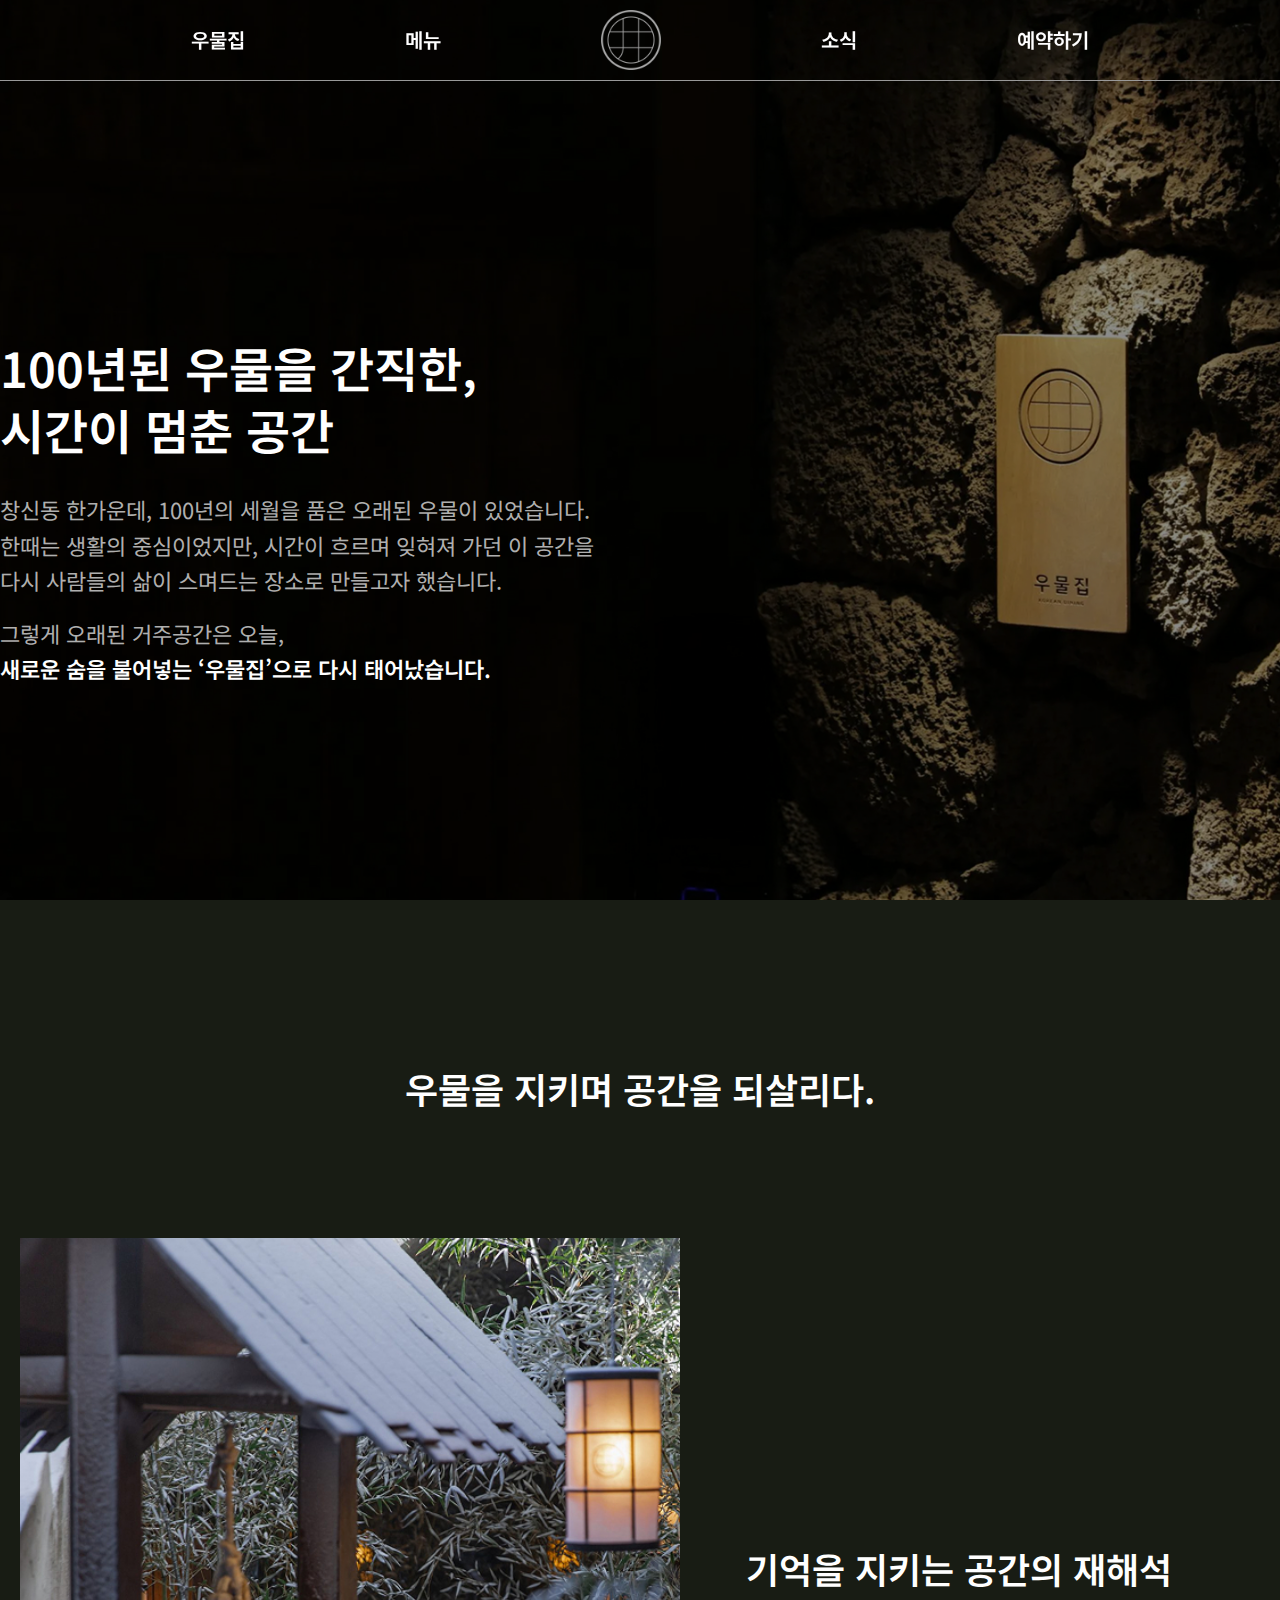
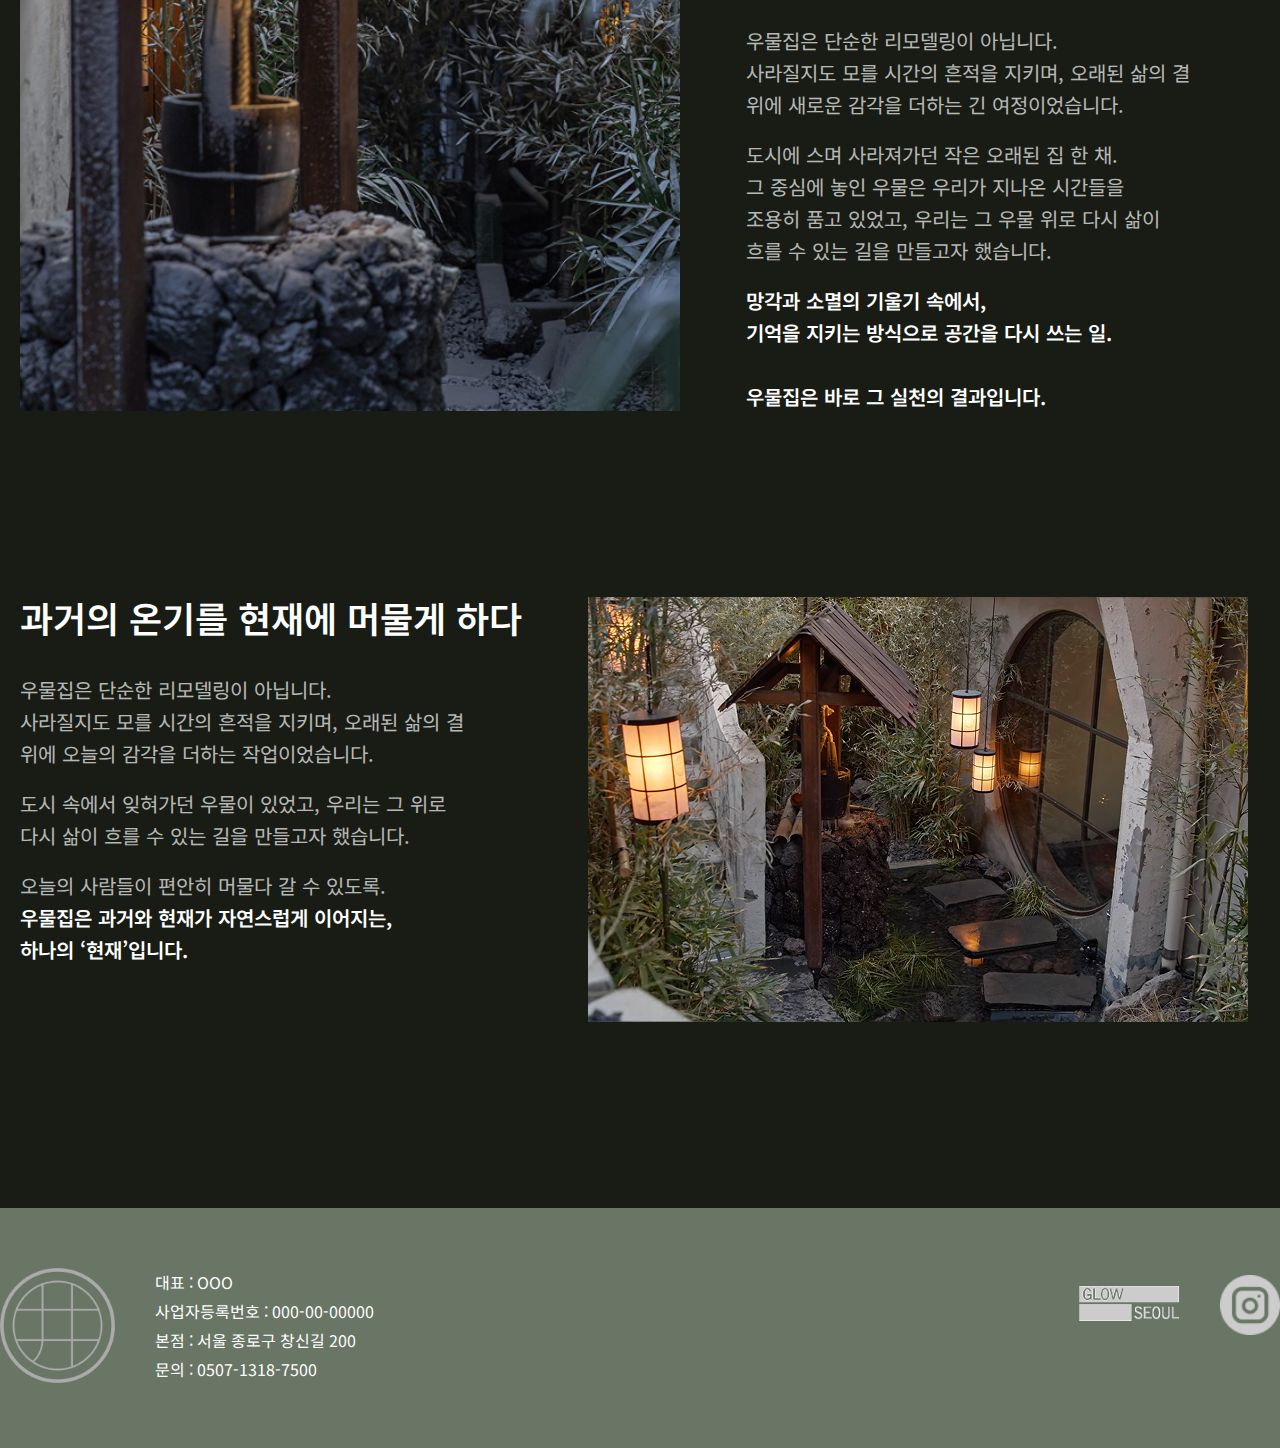
<file: contents/brandstory.html>
<!DOCTYPE html>
<html lang="ko">

<head>
    <meta charset="UTF-8">
    <meta name="viewport" content="width=device-width, initial-scale=1.0">
    <title>우물집 | 브랜드 스토리</title>

    <link href="https://fonts.googleapis.com/css2?family=Noto+Sans+KR:wght@100..900&display=swap" rel="stylesheet">

    <link rel="stylesheet" href="../css/common.css">
    <link rel="stylesheet" href="../css/header.css">
    <link rel="stylesheet" href="css/brandstory.css">
    <link rel="stylesheet" href="../css/footer.css">

</head>

<body>

    <!-- 고정 헤더 -->
    <header>
        <div class="header-inner">
            <nav class="gnb">
                <ul class="gnb-list">
                    <li><a href="brandstory.html">우물집</a></li>
                    <li><a href="menu_intro.html">메뉴</a></li>

                    <li class="gnb-logo">
                        <a href="../index.html"><img src="../images/common/logo_woomooljip.png" alt=""></a>
                    </li>

                    <li><a href="notice.html">소식</a></li>
                    <li><a href="reservation.html">예약하기</a></li>
                </ul>
            </nav>
        </div>
    </header>

    <main class="brand-main">
        <!-- 배경 이미지 영역 -->
        <div class="main-content"></div>

        <!-- 텍스트 정보 -->
        <div class="main-info">
            <h1 class="main-title">
                100년된 우물을 간직한,<br>
                시간이 멈춘 공간
            </h1>

            <div class="main-desc">
                <p>
                    창신동 한가운데, 100년의 세월을 품은 오래된 우물이 있었습니다.<br>
                    한때는 생활의 중심이었지만, 시간이 흐르며 잊혀져 가던 이 공간을<br>
                    다시 사람들의 삶이 스며드는 장소로 만들고자 했습니다.
                </p>

                <p>
                    그렇게 오래된 거주공간은 오늘,<br>
                    <span>새로운 숨을 불어넣는 ‘우물집’으로 다시 태어났습니다.</span>
                </p>
            </div>
        </div>
    </main>

    <section class="brand-story">
        <div class="section-inner">

            <h2 class="section-title">
                우물을 지키며 공간을 되살리다.
            </h2>

            <!-- story 01 -->
            <article class="story story-1">
                <div class="img-box">
                    <img src="images/01_brand/woomoo1.jpg" alt="우물 공간 사진">
                </div>

                <div class="txt-box">
                    <h3>기억을 지키는 공간의 재해석</h3>
                    <p>
                        우물집은 단순한 리모델링이 아닙니다.<br>
                        사라질지도 모를 시간의 흔적을 지키며, 오래된 삶의 결<br>
                        위에 새로운 감각을 더하는 긴 여정이었습니다.
                    </p>
                    <p>
                        도시에 스며 사라져가던 작은 오래된 집 한 채.<br>
                        그 중심에 놓인 우물은 우리가 지나온 시간들을<br>
                        조용히 품고 있었고, 우리는 그 우물 위로 다시 삶이<br>
                        흐를 수 있는 길을 만들고자 했습니다.
                    </p>
                    <p>
                        망각과 소멸의 기울기 속에서,<br>
                        기억을 지키는 방식으로 공간을 다시 쓰는 일.<br><br>
                        우물집은 바로 그 실천의 결과입니다.
                    </p>
                </div>
            </article>

            <!-- story 02 -->
            <article class="story story-2">
                <div class="txt-box">
                    <h3>과거의 온기를 현재에 머물게 하다</h3>
                    <p>
                        우물집은 단순한 리모델링이 아닙니다.<br>
                        사라질지도 모를 시간의 흔적을 지키며, 오래된 삶의 결<br>
                        위에 오늘의 감각을 더하는 작업이었습니다.
                    </p>
                    <p>
                        도시 속에서 잊혀가던 우물이 있었고, 우리는 그 위로<br>
                        다시 삶이 흐를 수 있는 길을 만들고자 했습니다.
                    </p>
                    <p>
                        오늘의 사람들이 편안히 머물다 갈 수 있도록.<br>
                        <span>우물집은 과거와 현재가 자연스럽게 이어지는,<br>
                        하나의 ‘현재’입니다.</span>
                    </p>
                </div>

                <div class="img-box">
                    <img src="images/01_brand/woomoo2.jpg" alt="우물 디테일 사진">
                </div>
            </article>

        </div>
    </section>



    <!-- 푸터 -->
    <footer>
        <div class="footer-inner">
            <div class="footer-info">
                <a href="#"><img src="../images/common/logo_woomooljip.png" alt="우물집 로고"></a>

                <div class="footer-txt">
                    <p>대표 : OOO</p>
                    <p>사업자등록번호 : 000-00-00000</p>
                    <p>본점 : 서울 종로구 창신길 200</p>
                    <p>문의 : 0507-1318-7500</p>
                </div>
            </div>

            <div class="sns">
                <a href="#"><img src="../images/common/logo_gw.png" alt="글로우 서울 로고"></a>
                <a href="#"><img src="../images/common/icon_insta.png" alt="인스타그램 로고"></a>
            </div>
        </div>
    </footer>

</body>

</html>
</file>
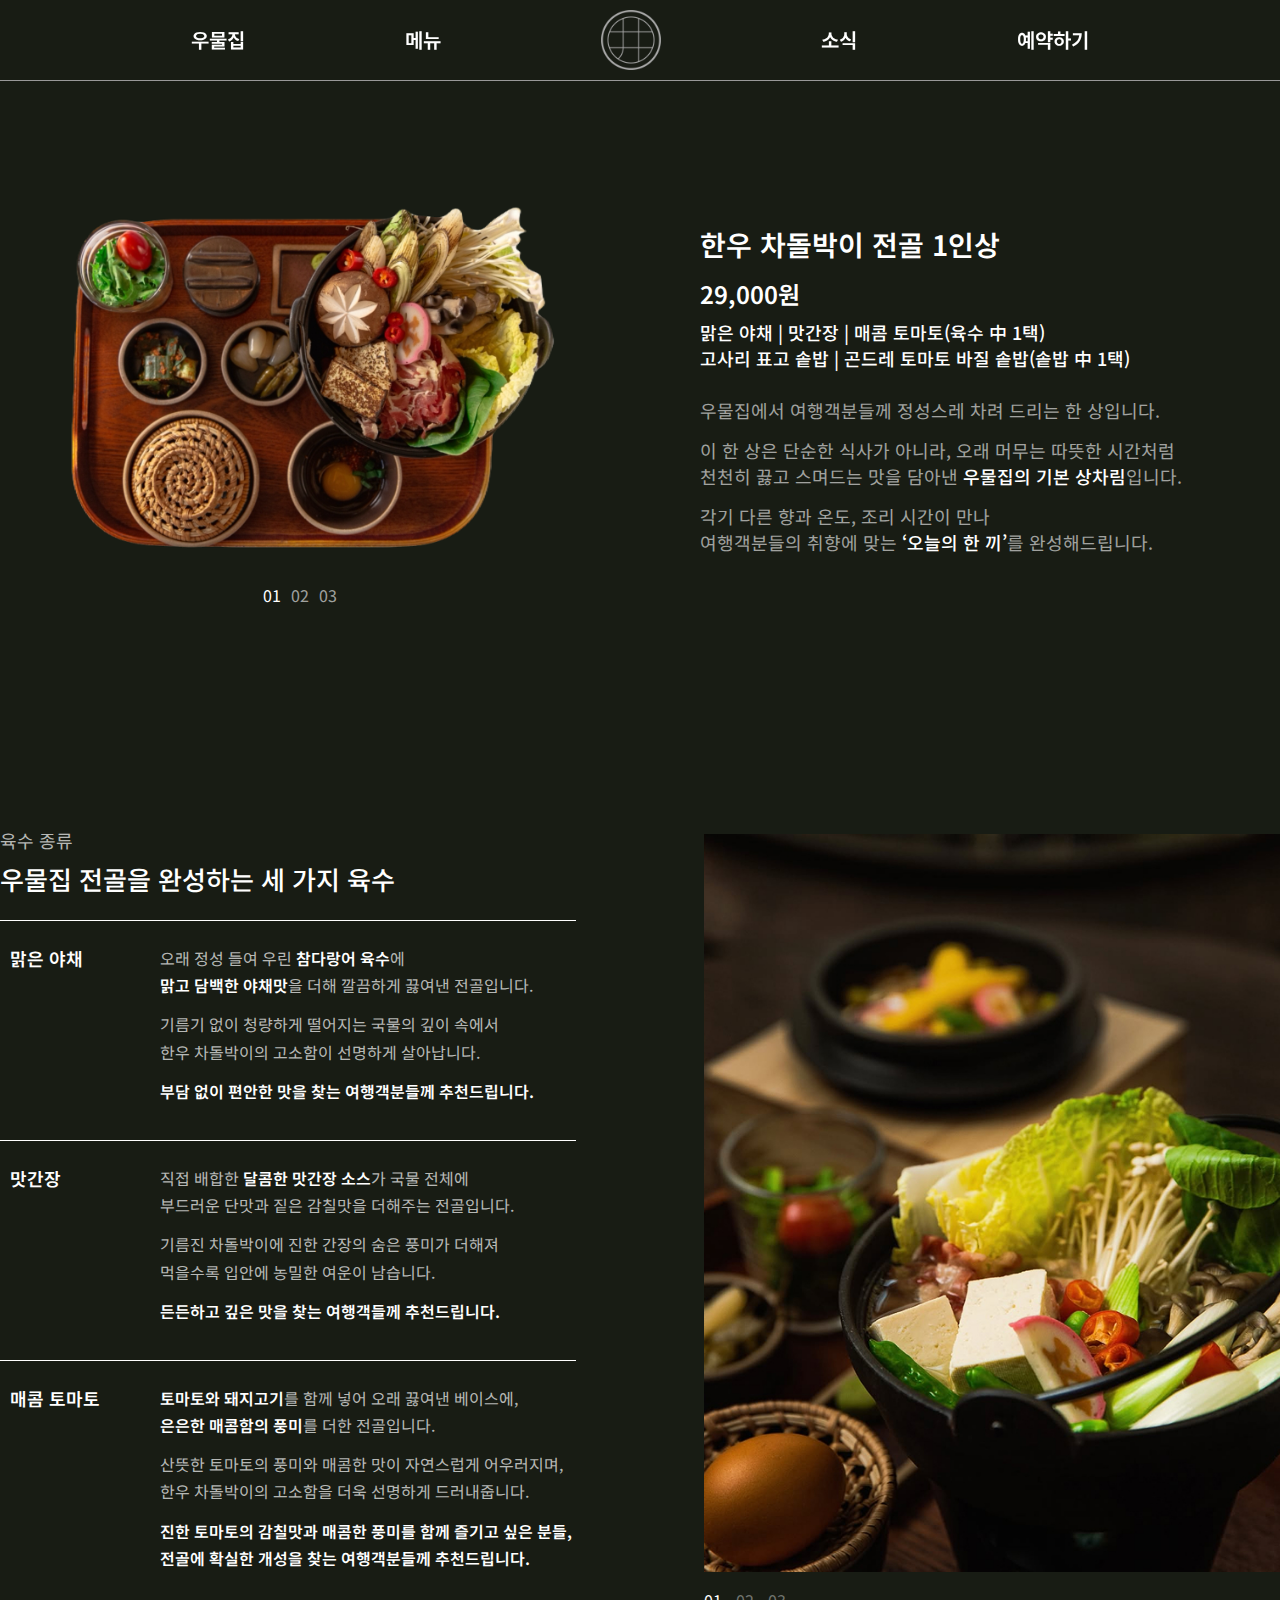
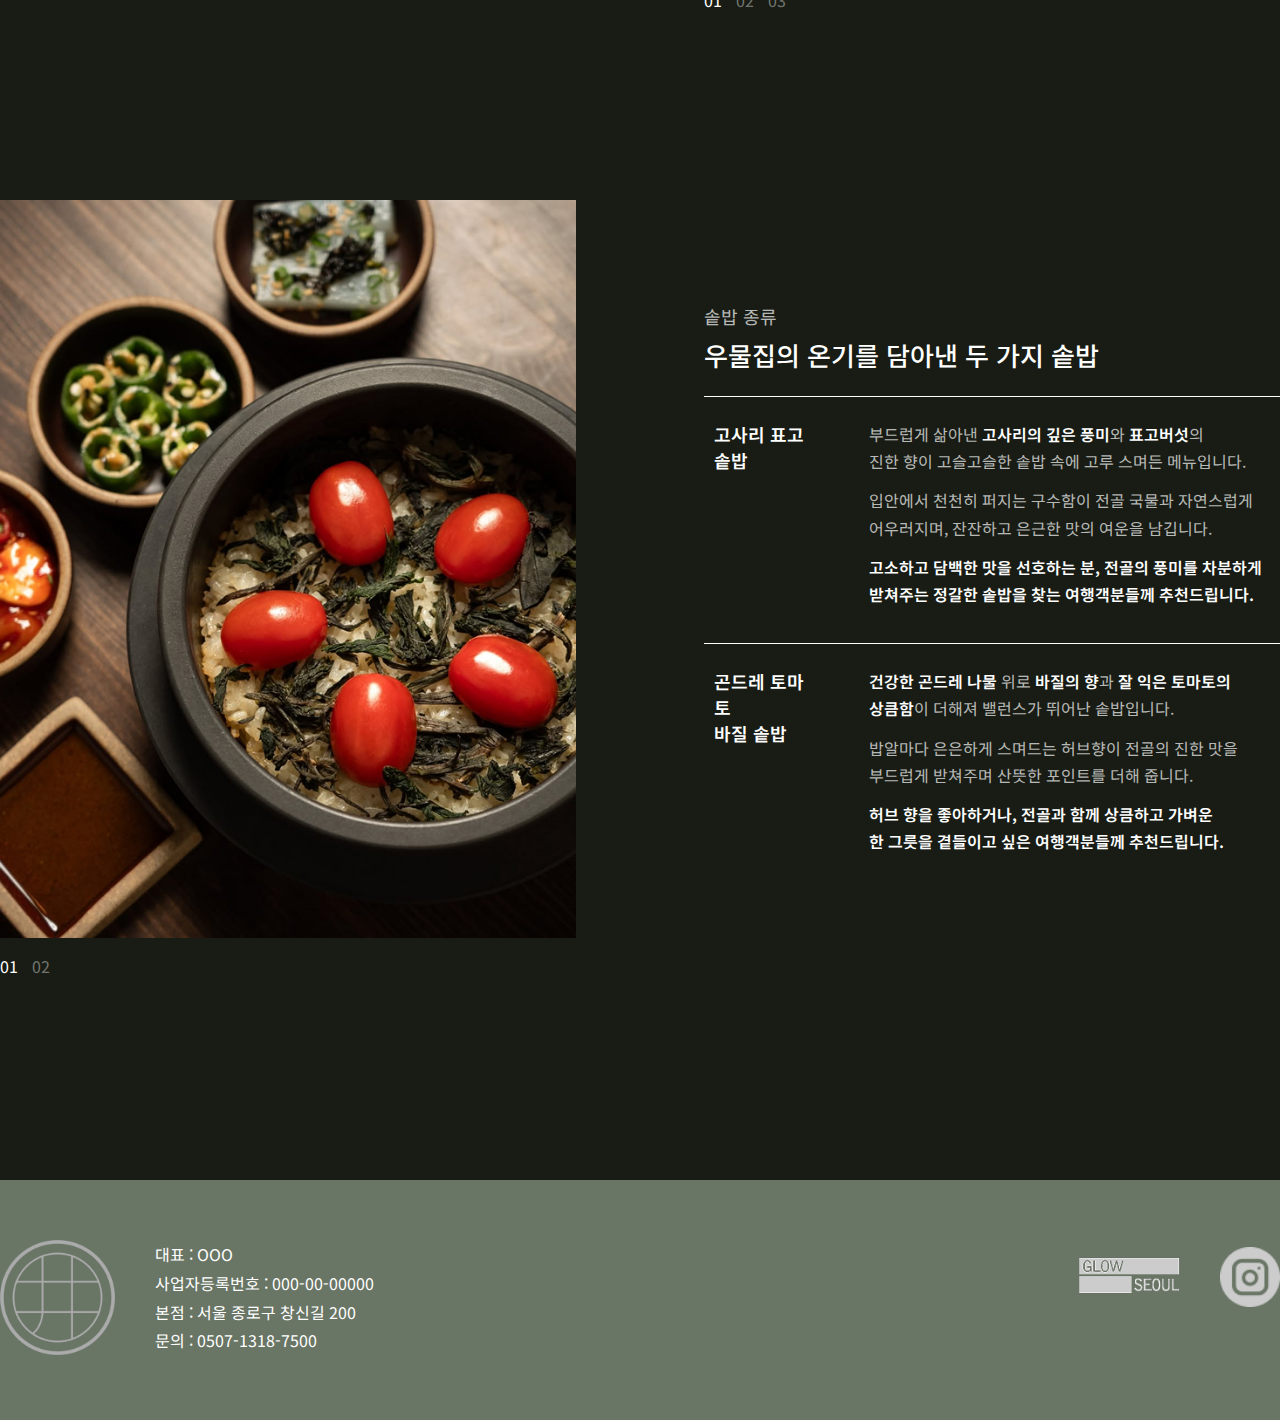
<file: contents/menu.html>
<!DOCTYPE html>
<html lang="ko">

<head>
    <meta charset="UTF-8">
    <meta name="viewport" content="width=device-width, initial-scale=1.0">
    <title>우물집 | 상세 메뉴</title>

    <link href="https://fonts.googleapis.com/css2?family=Noto+Sans+KR:wght@100..900&display=swap" rel="stylesheet">

    <link rel="stylesheet" href="../css/common.css">
    <link rel="stylesheet" href="../css/header.css">
    <link rel="stylesheet" href="css/menu.css">
    <link rel="stylesheet" href="../css/footer.css">

    <script src="script/jquery-1.12.4.min.js"></script>
    <script src="script/menu.js"></script>
</head>

<body>

    <!-- 고정 헤더 -->
    <header>
        <div class="header-inner">
            <nav class="gnb">
                <ul class="gnb-list">
                    <li><a href="brandstory.html">우물집</a></li>
                    <li><a href="menu_intro.html">메뉴</a></li>

                    <li class="gnb-logo">
                        <a href="../index.html"><img src="../images/common/logo_woomooljip.png" alt="우물집 로고"></a>
                    </li>

                    <li><a href="notice.html">소식</a></li>
                    <li><a href="reservation.html">예약하기</a></li>
                </ul>
            </nav>
        </div>
    </header>

    <!-- 메인 -->
    <main>
        <div class="main-inner">

            <div class="slide-box">
                <div class="main-img-wrap">
                    <ul class="main-img">
                        <li><img src="images/03_menu/main_jeongol1.png" alt="한우 차돌박이 맑은 야채 전골 1인상"></li>
                        <li><img src="images/03_menu/main_jeongol2.png" alt="한우 차돌박이 맛간장 전골 1인상"></li>
                        <li><img src="images/03_menu/main_jeongol3.png" alt="한우 차돌박이 매콤 토마토 전골 1인상"></li>

                        <li><img src="images/03_menu/main_jeongol1.png" alt="한우 차돌박이 맑은 야채 전골 1인상"></li>
                    </ul>

                    <ul class="main-pager">
                        <li class="active">01</li>
                        <li>02</li>
                        <li>03</li>
                    </ul>

                </div>
            </div>

            <div class="main-info">
                <div class="main-info-inner">
                    <h1 class="main-name">한우 차돌박이 전골 1인상</h1>
                    <h2 class="main-price">29,000원</h2>
                    <p class="main-option">
                        맑은 야채 | 맛간장 | 매콤 토마토(육수 中 1택)<br>
                        고사리 표고 솥밥 | 곤드레 토마토 바질 솥밥(솥밥 中 1택)
                    </p>

                    <div class="main-caption">
                        <p>우물집에서 여행객분들께 정성스레 차려 드리는 한 상입니다.</p>
                        <p>
                            이 한 상은 단순한 식사가 아니라, 오래 머무는 따뜻한 시간처럼<br>
                            천천히 끓고 스며드는 맛을 담아낸 <span>우물집의 기본 상차림</span>입니다.
                        </p>
                        <p>
                            각기 다른 향과 온도, 조리 시간이 만나<br>
                            여행객분들의 취향에 맞는 <span>‘오늘의 한 끼’</span>를 완성해드립니다.
                        </p>
                    </div>
                </div>
            </div>
        </div>
    </main>

    <!-- article : yuksu -->
    <article class="yuksu">
        <div class="yuksu-inner">

            <div class="yuksu-info">

                <div class="yuksu-title">
                    <p>육수 종류</p>
                    <h3>우물집 전골을 완성하는 세 가지 육수</h3>
                </div>

                <ul class="yuksu-desc">
                    <li>
                        <h4 class="yuksu-option">맑은 야채</h4>
                        <div class="yuksu-detail">
                            <p>
                                오래 정성 들여 우린 <span>참다랑어 육수</span>에<br>
                                <span>맑고 담백한 야채맛</span>을 더해 깔끔하게 끓여낸 전골입니다.
                            </p>
                            <p>
                                기름기 없이 청량하게 떨어지는 국물의 깊이 속에서<br>
                                한우 차돌박이의 고소함이 선명하게 살아납니다.
                            </p>
                            <p>부담 없이 편안한 맛을 찾는 여행객분들께 추천드립니다.</p>
                        </div>

                    </li>
                    <li>
                        <h4 class="yuksu-option">맛간장</h4>
                        <div class="yuksu-detail">
                            <p>
                                직접 배합한 <span>달콤한 맛간장 소스</span>가 국물 전체에<br>
                                부드러운 단맛과 짙은 감칠맛을 더해주는 전골입니다.
                            </p>
                            <p>
                                기름진 차돌박이에 진한 간장의 숨은 풍미가 더해져<br>
                                먹을수록 입안에 농밀한 여운이 남습니다.
                            </p>
                            <p>든든하고 깊은 맛을 찾는 여행객들께 추천드립니다.</p>
                        </div>
                    </li>
                    <li>
                        <h4 class="yuksu-option">매콤 토마토</h4>
                        <div class="yuksu-detail">
                            <p>
                                <span>토마토와 돼지고기</span>를 함께 넣어 오래 끓여낸 베이스에,<br>
                                <span>은은한 매콤함의 풍미</span>를 더한 전골입니다.
                            </p>
                            <p>
                                산뜻한 토마토의 풍미와 매콤한 맛이 자연스럽게 어우러지며,<br>
                                한우 차돌박이의 고소함을 더욱 선명하게 드러내줍니다.
                            </p>
                            <p>
                                진한 토마토의 감칠맛과 매콤한 풍미를 함께 즐기고 싶은 분들,<br>
                                전골에 확실한 개성을 찾는 여행객분들께 추천드립니다.
                            </p>
                        </div>
                    </li>
                </ul>
            </div>

            <div class="slide-box">
                <div class="yuksu-img-wrap">
                    <ul class="yuksu-img">
                        <li><img src="images/03_menu/jeongol1.jpg" alt="한우 차돌박이 맑은 야채 전골"></li>
                        <li><img src="images/03_menu/jeongol2.jpg" alt="한우 차돌박이 맛간장 전골"></li>
                        <li><img src="images/03_menu/jeongol3.jpg" alt="한우 차돌박이 매콤 토마토 전골"></li>

                        <li><img src="images/03_menu/jeongol1.jpg" alt="한우 차돌박이 맑은 야채 전골"></li>
                    </ul>
                </div>

                <div class="yuksu-meta">
                    <ul class="yuksu-pager">
                        <li class="active">01</li>
                        <li>02</li>
                        <li>03</li>
                    </ul>
                </div>
            </div>
        </div>
    </article>

    <!-- article : sotbap -->
    <article class="sotbap">
        <div class="sotbap-inner">

            <div class="slide-box">
                <div class="sotbap-img-wrap">
                    <ul class="sotbap-img">
                        <li><img src="images/03_menu/sotbap1.jpg" alt="곤드레 표고 솥밥"></li>
                        <li><img src="images/03_menu/sotbap2.jpg" alt="곤드레 토마토 바질 솥밥"></li>

                        <li><img src="images/03_menu/sotbap1.jpg" alt="곤드레 표고 솥밥"></li>
                    </ul>
                </div>

                <div class="sotbap-meta">
                    <ul class="sotbap-pager">
                        <li class="active">01</li>
                        <li>02</li>
                    </ul>
                </div>
            </div>

            <div class="sotbap-info">

                <div class="sotbap-title">
                    <p>솥밥 종류</p>
                    <h3>우물집의 온기를 담아낸 두 가지 솥밥</h3>
                </div>

                <ul class="sotbap-desc">
                    <li>
                        <h4 class="sotbap-option">
                            고사리 표고<br>
                            솥밥
                        </h4>
                        <div class="sotbap-detail">
                            <p>
                                부드럽게 삶아낸 <span>고사리의 깊은 풍미</span>와 <span>표고버섯</span>의<br>
                                진한 향이 고슬고슬한 솥밥 속에 고루 스며든 메뉴입니다.
                            </p>
                            <p>
                                입안에서 천천히 퍼지는 구수함이 전골 국물과 자연스럽게<br>
                                어우러지며, 잔잔하고 은근한 맛의 여운을 남깁니다.
                            </p>
                            <p>
                                고소하고 담백한 맛을 선호하는 분, 전골의 풍미를 차분하게<br>
                                받쳐주는 정갈한 솥밥을 찾는 여행객분들께 추천드립니다.
                            </p>
                        </div>
                    </li>

                    <li>
                        <h4 class="sotbap-option">
                            곤드레 토마토<br>
                            바질 솥밥
                        </h4>
                        <div class="sotbap-detail">
                            <p>
                                <span>건강한 곤드레 나물</span> 위로 <span>바질의 향</span>과 <span>잘 익은 토마토의<br>
                                    상큼함</span>이 더해져 밸런스가 뛰어난 솥밥입니다.
                            </p>
                            <p>
                                밥알마다 은은하게 스며드는 허브향이 전골의 진한 맛을<br>
                                부드럽게 받쳐주며 산뜻한 포인트를 더해 줍니다.
                            </p>
                            <p>
                                허브 향을 좋아하거나, 전골과 함께 상큼하고 가벼운<br>
                                한 그릇을 곁들이고 싶은 여행객분들께 추천드립니다.
                            </p>
                        </div>
                    </li>
                </ul>
            </div>
        </div>
    </article>

    <!-- <article class="menu-img">
        <ul class="img-box">
            <li><img src="images/03_menu/hansang1.jpg" alt="한우 차돌박이 전골 1인상"></li>
            <li><img src="images/03_menu/hansang2.jpg" alt="한우 차돌박이 전골 1인상"></li>
            <li><img src="images/03_menu/hansang3.jpg" alt="한우 차돌박이 전골 1인상"></li>
        </ul>
    </article> -->


    <!-- 푸터 -->
    <footer>
        <div class="footer-inner">
            <div class="footer-info">
                <a href="#"><img src="../images/common/logo_woomooljip.png" alt="우물집 로고"></a>

                <div class="footer-txt">
                    <p>대표 : OOO</p>
                    <p>사업자등록번호 : 000-00-00000</p>
                    <p>본점 : 서울 종로구 창신길 200</p>
                    <p>문의 : 0507-1318-7500</p>
                </div>
            </div>

            <div class="sns">
                <a href="#"><img src="../images/common/logo_gw.png" alt="글로우 서울 로고"></a>
                <a href="#"><img src="../images/common/icon_insta.png" alt="인스타그램 로고"></a>
            </div>
        </div>
    </footer>

</body>

</html>
</file>
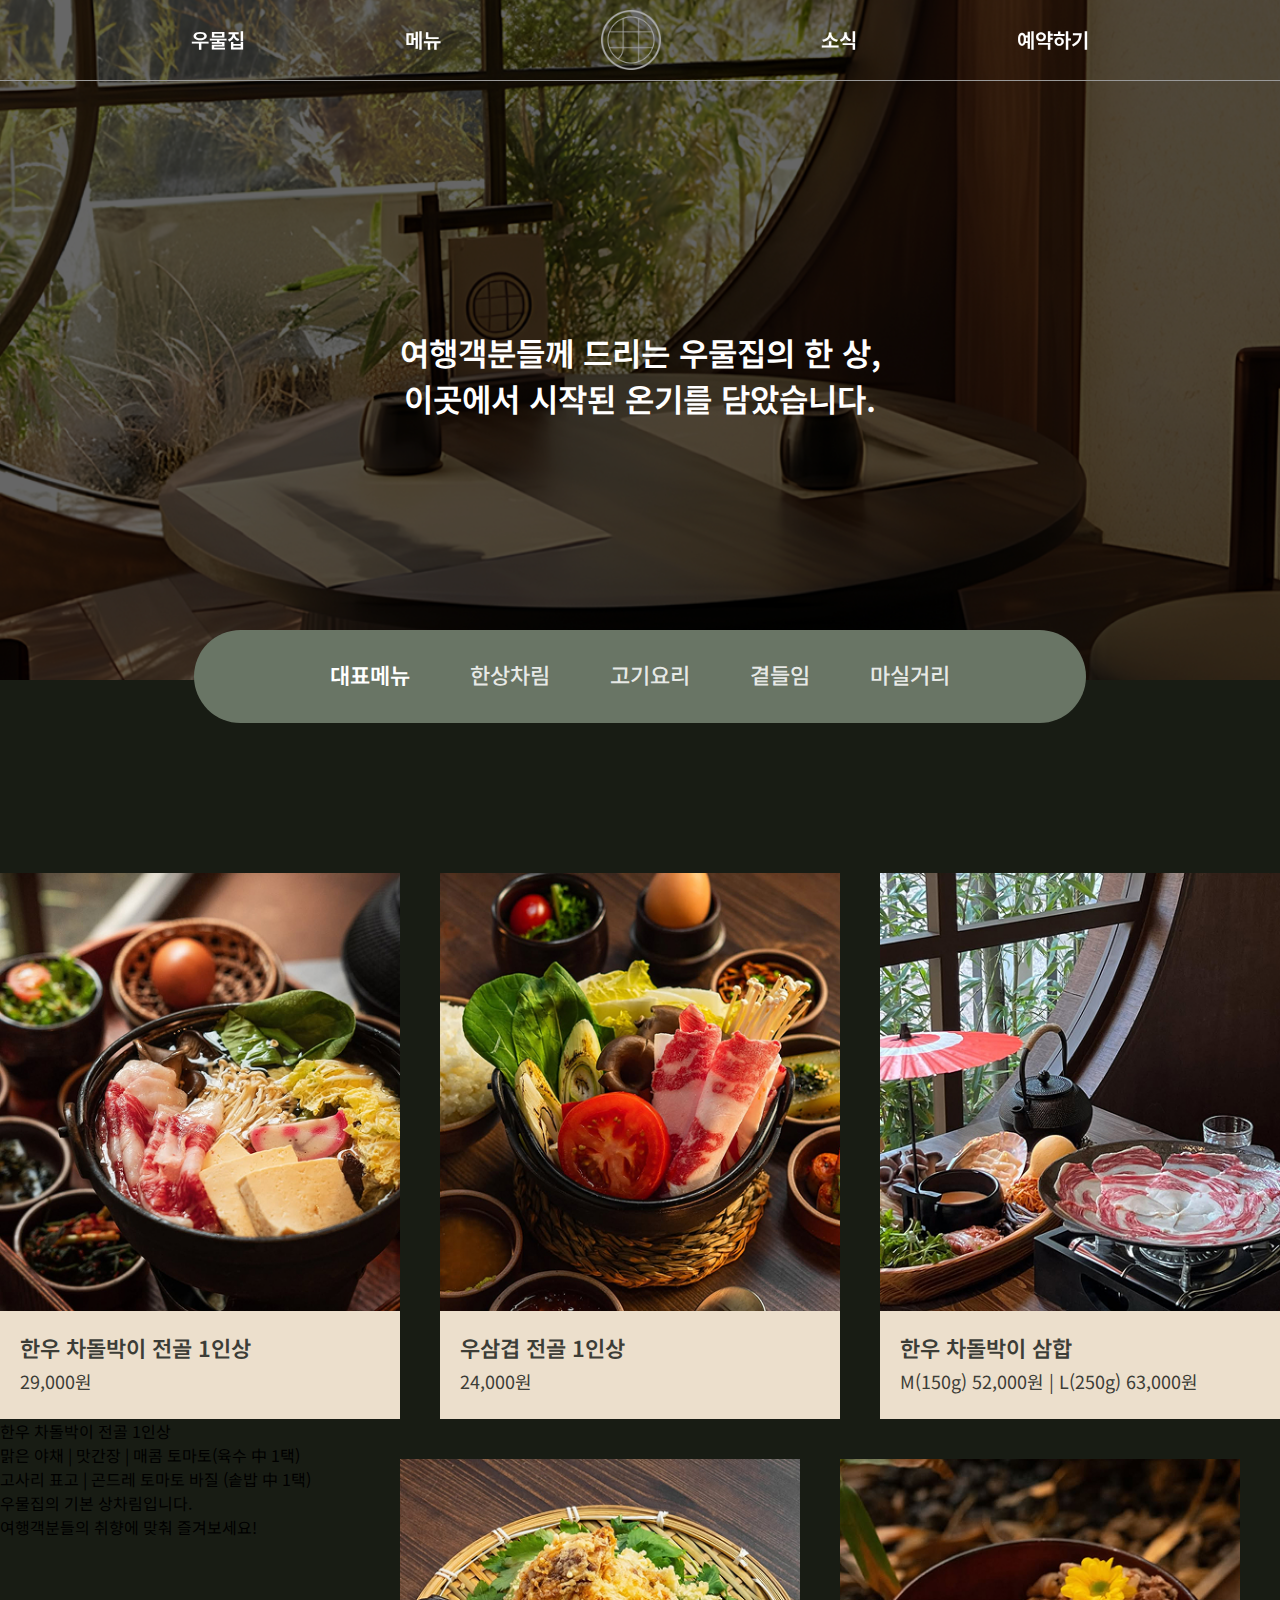
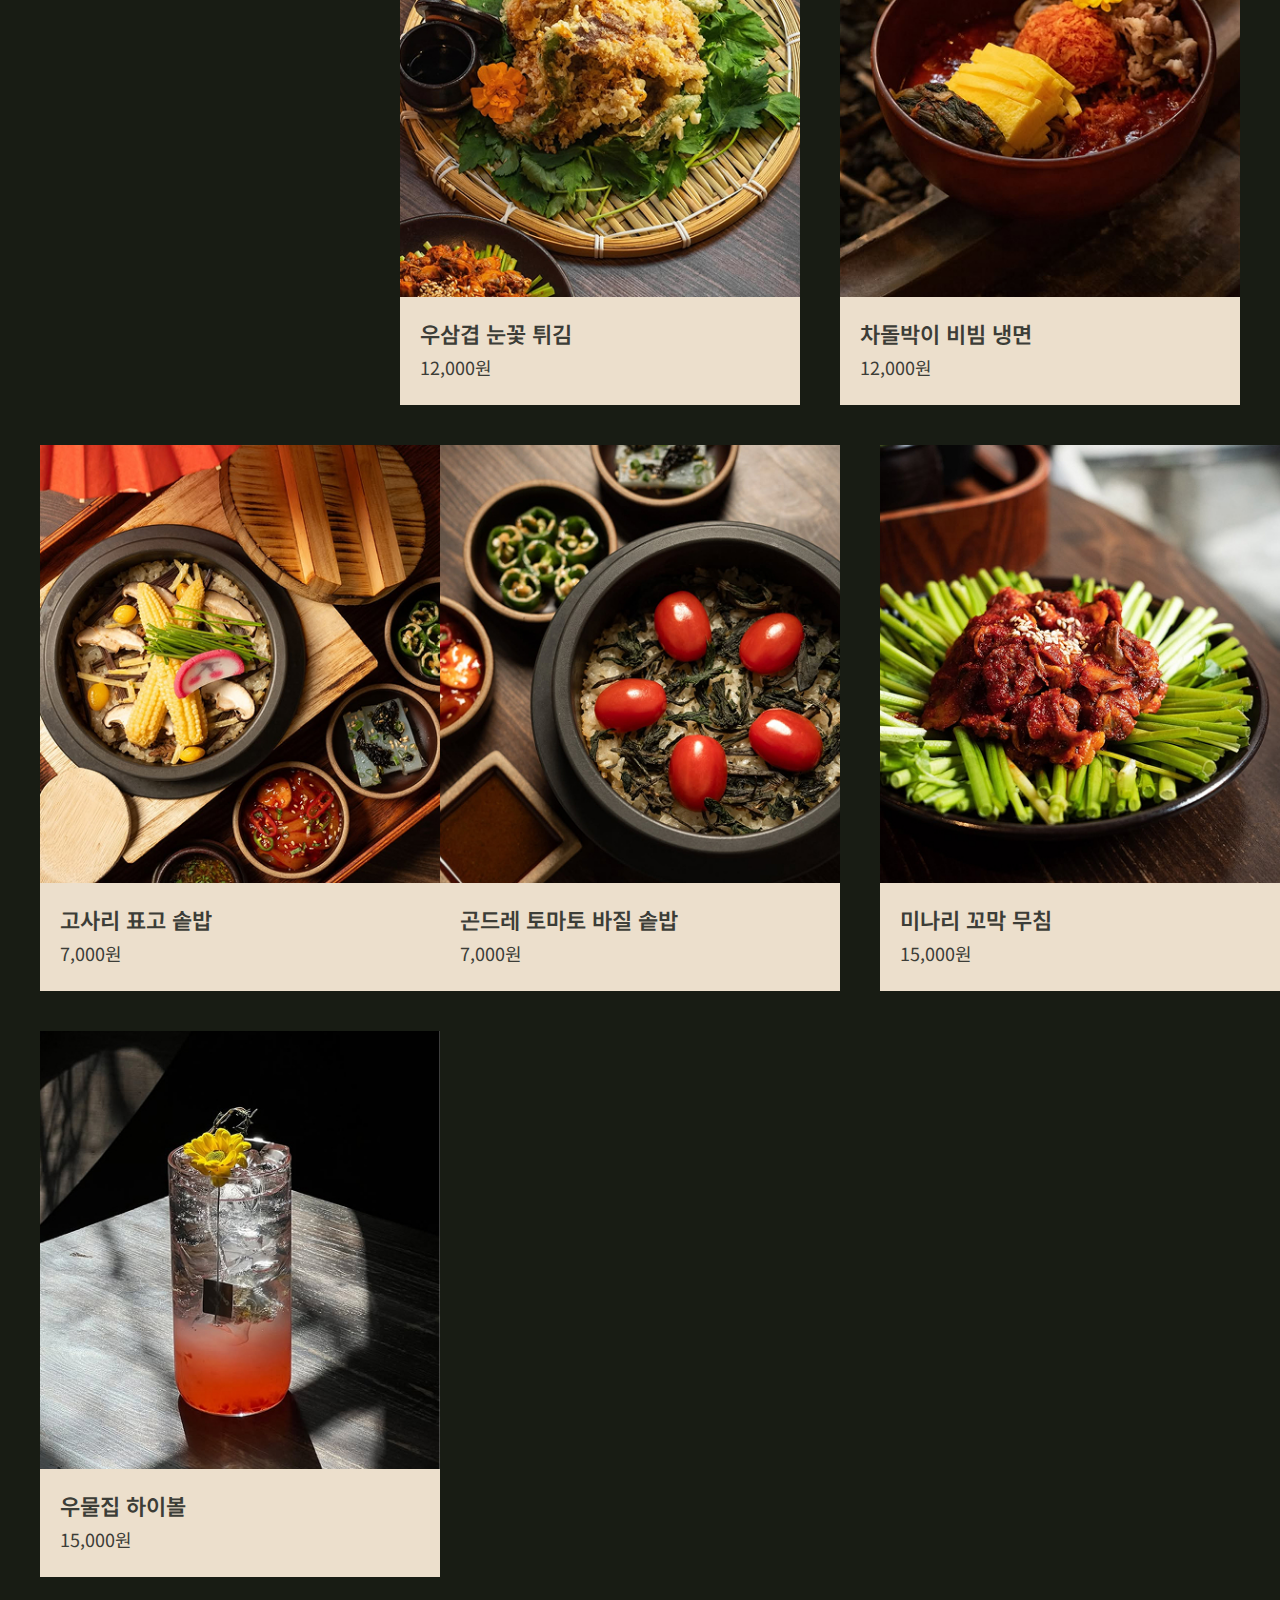
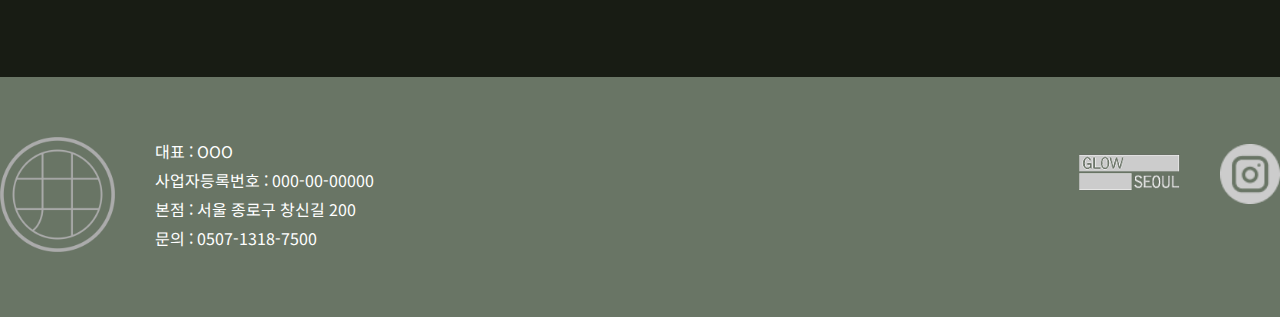
<file: contents/menu_intro.html>
<!DOCTYPE html>
<html lang="ko">

<head>
    <meta charset="UTF-8">
    <meta name="viewport" content="width=device-width, initial-scale=1.0">
    <title>우물집 | 메뉴</title>

    <link href="https://fonts.googleapis.com/css2?family=Noto+Sans+KR:wght@100..900&display=swap" rel="stylesheet">

    <link rel="stylesheet" href="../css/common.css">
    <link rel="stylesheet" href="../css/header.css">
    <link rel="stylesheet" href="css/menu_intro.css">
    <link rel="stylesheet" href="../css/footer.css">
</head>

<body>

    <!-- 고정 헤더 -->
    <header>
        <div class="header-inner">
            <nav class="gnb">
                <ul class="gnb-list">
                    <li><a href="brandstory.html">우물집</a></li>
                    <li><a href="menu_intro.html">메뉴</a></li>

                    <li class="gnb-logo">
                        <a href="../index.html"><img src="../images/common/logo_woomooljip.png" alt="우물집 로고"></a>
                    </li>

                    <li><a href="notice.html">소식</a></li>
                    <li><a href="reservation.html">예약하기</a></li>
                </ul>
            </nav>
        </div>
    </header>

    <main class="menu-main">
        <!-- 배경이미지 영역 -->
        <div class="menu-content"></div>

        <div class="menu-info">
            <h1 class="menu-title">
                여행객분들께 드리는 우물집의 한 상,<br>
                이곳에서 시작된 온기를 담았습니다.
            </h1>
        </div>
    </main>

    <section>
        <div class="section-inner">
            <nav class="menu-gnb">
                <ul class="menu-gnb-list">
                    <li class="active">대표메뉴</li>
                    <li>한상차림</li>
                    <li>고기요리</li>
                    <li>곁들임</li>
                    <li>마실거리</li>
                </ul>
            </nav>

            <ul class="menu-list">
                <li class="menu-item">
                    <a href="menu.html"><img src="images/03_menu/menu1.jpg" alt="한우 차돌박이 전골 1인상"></a>

                    <div class="menu-txt">
                        <h2 class="menu-name">한우 차돌박이 전골 1인상</h2>
                        <p class="menu-price">29,000원</p>
                    </div>

                    <div class="caption">
                        <a href="menu.html">
                            <div class="caption-inner">
                                <h3>한우 차돌박이 전골 1인상</h3>
                                <p class="option">
                                    맑은 야채 | 맛간장 | 매콤 토마토(육수 中 1택)<br>
                                    고사리 표고 | 곤드레 토마토 바질 (솥밥 中 1택)
                                </p>
                                <p>
                                    <span>우물집의 기본 상차림입니다.</span><br>
                                    여행객분들의 취향에 맞춰 즐겨보세요!
                                </p>
                            </div>
                        </a>
                    </div>
                </li>

                <li class="menu-item">
                    <a href="#"><img src="images/03_menu/menu2.jpg" alt="우삼겹 전골 1인상"></a>

                    <div class="menu-txt">
                        <h2 class="menu-name">우삼겹 전골 1인상</h2>
                        <p class="menu-price">24,000원</p>
                    </div>
                </li>

                <li class="menu-item">
                    <a href="#"><img src="images/03_menu/menu3.jpg" alt="한우 차돌박이 삼합"></a>

                    <div class="menu-txt">
                        <h2 class="menu-name">한우 차돌박이 삼합</h2>
                        <p class="menu-price">M(150g) 52,000원 | L(250g) 63,000원</p>
                    </div>
                </li>

                <li class="menu-item">
                    <a href="#"><img src="images/03_menu/menu4.jpg" alt="우삼겹 눈꽃 튀김"></a>

                    <div class="menu-txt">
                        <h2 class="menu-name">우삼겹 눈꽃 튀김</h2>
                        <p class="menu-price">12,000원</p>
                    </div>
                </li>

                <li class="menu-item">
                    <a href="#"><img src="images/03_menu/menu5.jpg" alt="차돌박이 비빔 냉면"></a>

                    <div class="menu-txt">
                        <h2 class="menu-name">차돌박이 비빔 냉면</h2>
                        <p class="menu-price">12,000원</p>
                    </div>
                </li>

                <li class="menu-item">
                    <a href="#"><img src="images/03_menu/menu6.jpg" alt="고사리 표고 솥밥"></a>

                    <div class="menu-txt">
                        <h2 class="menu-name">고사리 표고 솥밥</h2>
                        <p class="menu-price">7,000원</p>
                    </div>
                </li>

                <li class="menu-item">
                    <a href="#"><img src="images/03_menu/menu7.jpg" alt="곤드레 토마토 바질 솥밥"></a>

                    <div class="menu-txt">
                        <h2 class="menu-name">곤드레 토마토 바질 솥밥</h2>
                        <p class="menu-price">7,000원</p>
                    </div>
                </li>

                <li class="menu-item">
                    <a href="#"><img src="images/03_menu/menu8.jpg" alt="미나리 꼬막 무침"></a>

                    <div class="menu-txt">
                        <h2 class="menu-name">미나리 꼬막 무침</h2>
                        <p class="menu-price">15,000원</p>
                    </div>
                </li>

                <li class="menu-item">
                    <a href="#"><img src="images/03_menu/menu9.jpg" alt="우물집 하이볼"></a>

                    <div class="menu-txt">
                        <h2 class="menu-name">우물집 하이볼</h2>
                        <p class="menu-price">15,000원</p>
                    </div>
                </li>
            </ul>
        </div>
    </section>

    <!-- 푸터 -->
    <footer>
        <div class="footer-inner">
            <div class="footer-info">
                <a href="#"><img src="../images/common/logo_woomooljip.png" alt="우물집 로고"></a>

                <div class="footer-txt">
                    <p>대표 : OOO</p>
                    <p>사업자등록번호 : 000-00-00000</p>
                    <p>본점 : 서울 종로구 창신길 200</p>
                    <p>문의 : 0507-1318-7500</p>
                </div>
            </div>

            <div class="sns">
                <a href="#"><img src="../images/common/logo_gw.png" alt="글로우 서울 로고"></a>
                <a href="#"><img src="../images/common/icon_insta.png" alt="인스타그램 로고"></a>
            </div>
        </div>
    </footer>

</body>

</html>
</file>
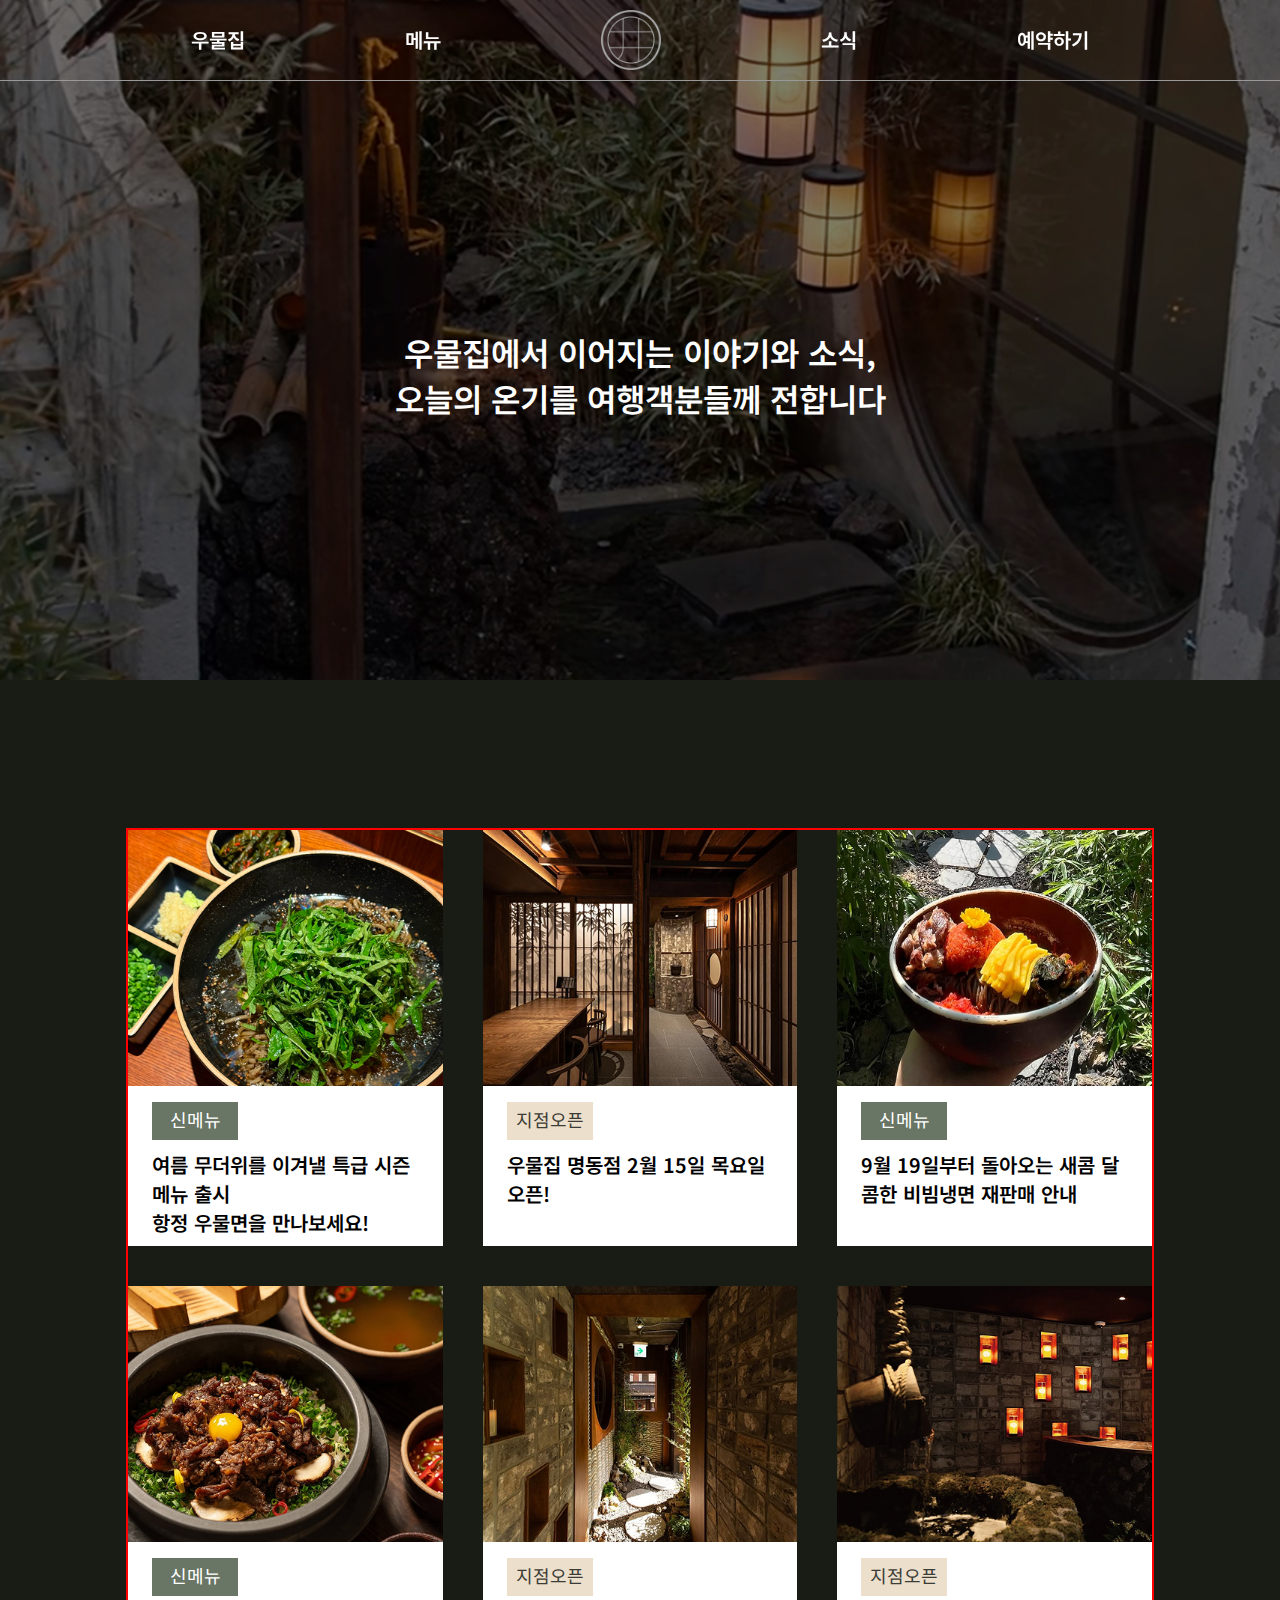
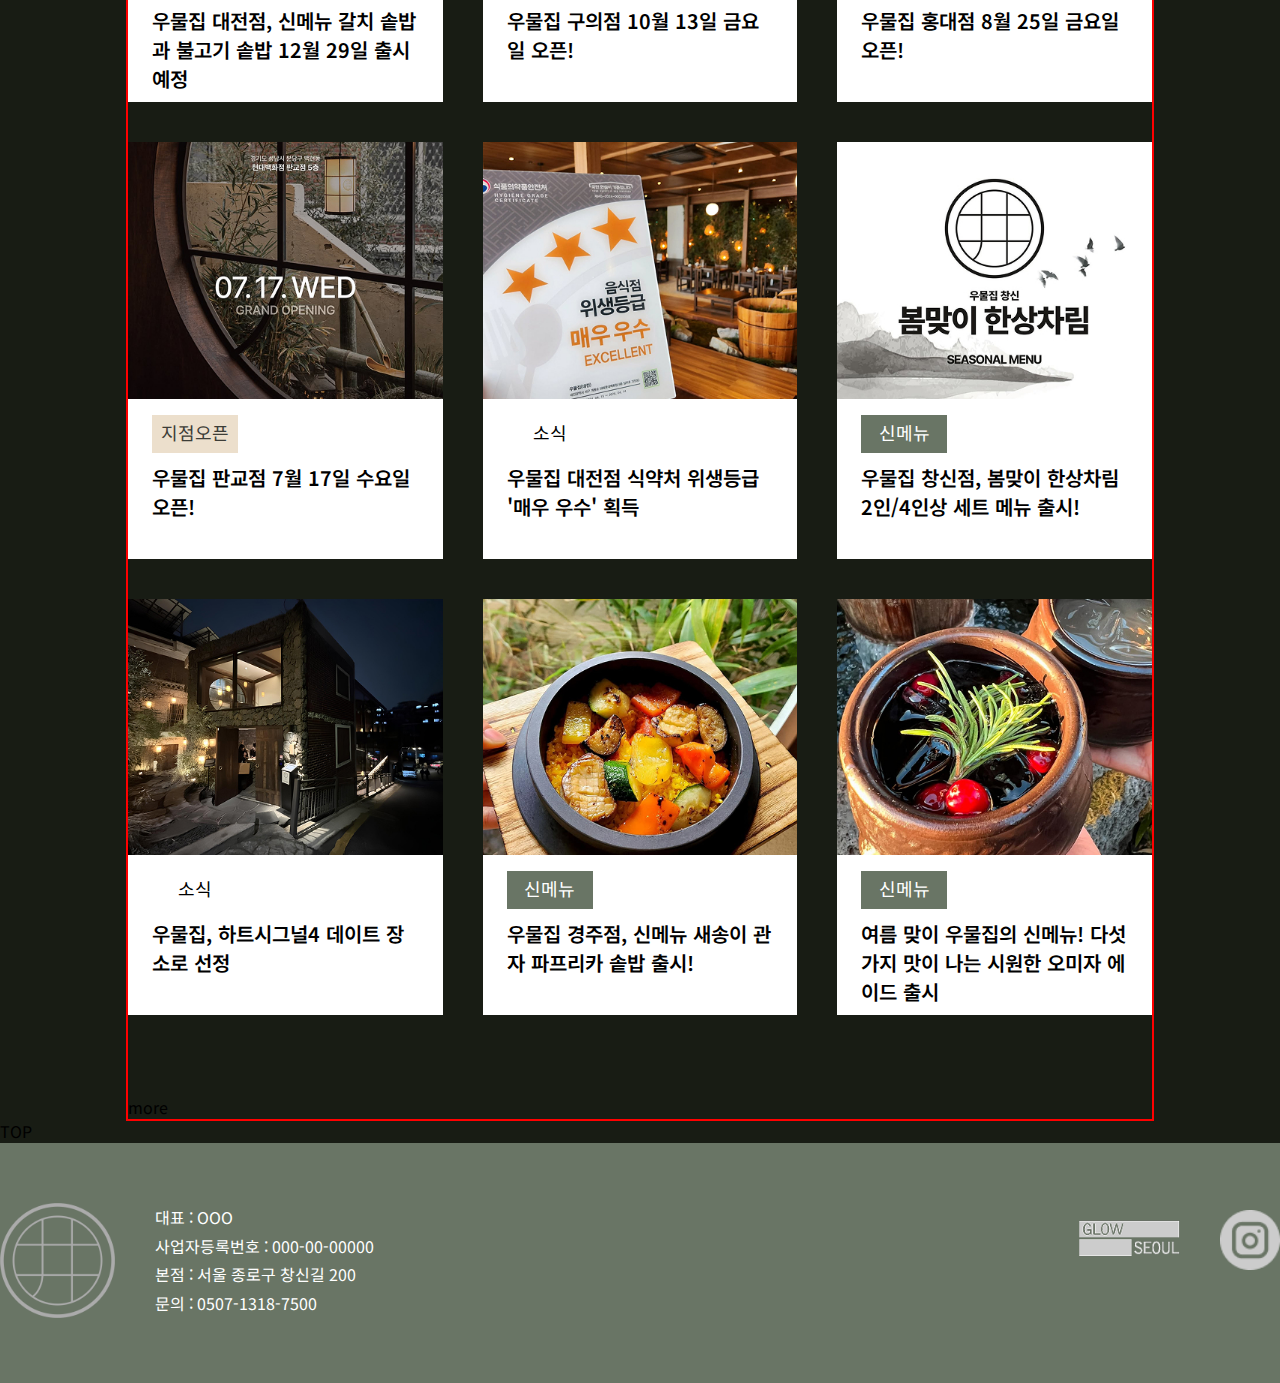
<file: contents/notice.html>
<!DOCTYPE html>
<html lang="ko">

<head>
    <meta charset="UTF-8">
    <meta name="viewport" content="width=device-width, initial-scale=1.0">
    <title>우물집 | 소식</title>

    <link href="https://fonts.googleapis.com/css2?family=Noto+Sans+KR:wght@100..900&display=swap" rel="stylesheet">

    <link rel="stylesheet" href="../css/common.css">
    <link rel="stylesheet" href="../css/header.css">
    <link rel="stylesheet" href="css/notice.css">
    <link rel="stylesheet" href="../css/footer.css">
</head>

<body>

    <!-- 고정 헤더 -->
    <header>
        <div class="header-inner">
            <nav class="gnb">
                <ul class="gnb-list">
                    <li><a href="brandstory.html">우물집</a></li>
                    <li><a href="menu_intro.html">메뉴</a></li>

                    <li class="gnb-logo">
                        <a href="../index.html"><img src="../images/common/logo_woomooljip.png" alt=""></a>
                    </li>

                    <li><a href="notice.html">소식</a></li>
                    <li><a href="reservation.html">예약하기</a></li>
                </ul>
            </nav>
        </div>
    </header>

    <main class="notice-main">

        <!-- 배경이미지 영역 -->
        <div class="notice-content"></div>

        <div class="notice-info">
            <h1 class="notice-title">
                우물집에서 이어지는 이야기와 소식,<br>
                오늘의 온기를 여행객분들께 전합니다
            </h1>
        </div>

    </main>

    <section>
        <div class="notice-content">
            <div class="notice-list">
                <div class="notice-item">
                    <img src="images/04_notice/cardnews1.jpg" alt="여름 한정 메뉴 항정 우물면">
                    <div class="notice-txt">
                        <p class="badge new-menu">신메뉴</p>
                        <h2 class="item-title">
                            여름 무더위를 이겨낼 특급 시즌 메뉴 출시<br>
                            항정 우물면을 만나보세요!
                        </h2>
                    </div>
                </div>

                <div class="notice-item">
                    <img src="images/04_notice/cardnews2.jpg" alt="우물집 명동점 2월 15일 목요일 오픈!">
                    <div class="notice-txt">
                        <p class="badge new-store">지점오픈</p>
                        <h2 class="item-title">
                            우물집 명동점 2월 15일 목요일 오픈!
                        </h2>
                    </div>
                </div>

                <div class="notice-item">
                    <img src="images/04_notice/cardnews3.jpg" alt="9월 19일부터 돌아오는 새콤 달콤한 비빔냉면 재판매 안내">
                    <div class="notice-txt">
                        <p class="badge new-menu">신메뉴</p>
                        <h2 class="item-title">
                            9월 19일부터 돌아오는 새콤 달콤한 비빔냉면 재판매 안내
                        </h2>
                    </div>
                </div>

                <div class="notice-item">
                    <img src="images/04_notice/cardnews4.jpg" alt="우물집 대전점 신메뉴 갈치 솥밥과 불고기 솥밥 12월 29일 출시 예정">
                    <div class="notice-txt">
                        <p class="badge new-menu">신메뉴</p>
                        <h2 class="item-title">
                            우물집 대전점, 신메뉴 갈치 솥밥과 불고기 솥밥 12월 29일 출시 예정
                        </h2>
                    </div>
                </div>

                <div class="notice-item">
                    <img src="images/04_notice/cardnews5.jpg" alt="우물집 구의점 10월 13일 금요일 오픈!">
                    <div class="notice-txt">
                        <p class="badge new-store">지점오픈</p>
                        <h2 class="item-title">
                            우물집 구의점 10월 13일 금요일 오픈!
                        </h2>
                    </div>
                </div>

                <div class="notice-item">
                    <img src="images/04_notice/cardnews6.jpg" alt="우물집 홍대점 8월 25일 금요일 오픈!">
                    <div class="notice-txt">
                        <p class="badge new-store">지점오픈</p>
                        <h2 class="item-title">
                            우물집 홍대점 8월 25일 금요일 오픈!
                        </h2>
                    </div>
                </div>

                <div class="notice-item">
                    <img src="images/04_notice/cardnews7.jpg" alt="우물집 판교점 7월 17일 수요일 오픈!">
                    <div class="notice-txt">
                        <p class="badge new-store">지점오픈</p>
                        <h2 class="item-title">
                            우물집 판교점 7월 17일 수요일 오픈!
                        </h2>
                    </div>
                </div>

                <div class="notice-item">
                    <img src="images/04_notice/cardnews8.jpg" alt="우물집 대전점 식약처 위생등급 '매우 우수' 획득">
                    <div class="notice-txt">
                        <p class="badge">소식</p>
                        <h2 class="item-title">
                            우물집 대전점 식약처 위생등급 '매우 우수' 획득
                        </h2>
                    </div>
                </div>

                <div class="notice-item">
                    <img src="images/04_notice/cardnews9.jpg" alt="우물집 창신점, 봄맞이 한상차림 2인/4인상 세트 메뉴 출시!">
                    <div class="notice-txt">
                        <p class="badge new-menu">신메뉴</p>
                        <h2 class="item-title">
                            우물집 창신점, 봄맞이 한상차림 2인/4인상 세트 메뉴 출시!
                        </h2>
                    </div>
                </div>

                <div class="notice-item">
                    <img src="images/04_notice/cardnews10.jpg" alt="우물집, 하트시그널4 데이트 장소로 선정">
                    <div class="notice-txt">
                        <p class="badge">소식</p>
                        <h2 class="item-title">
                            우물집, 하트시그널4 데이트 장소로 선정
                        </h2>
                    </div>
                </div>

                <div class="notice-item">
                    <img src="images/04_notice/cardnews11.jpg" alt="우물집 경주점, 신메뉴 새송이 관자 파프리카 솥밥 출시!">
                    <div class="notice-txt">
                        <p class="badge new-menu">신메뉴</p>
                        <h2 class="item-title">
                            우물집 경주점, 신메뉴 새송이 관자 파프리카 솥밥 출시!
                        </h2>
                    </div>
                </div>

                <div class="notice-item">
                    <img src="images/04_notice/cardnews12.jpg" alt="여름 맞이 우물집의 신메뉴! 다섯가지 맛이 나는 시원한 오미자 에이드 출시">
                    <div class="notice-txt">
                        <p class="badge new-menu">신메뉴</p>
                        <h2 class="item-title">
                            여름 맞이 우물집의 신메뉴! 다섯가지 맛이 나는 시원한 오미자 에이드 출시
                        </h2>
                    </div>
                </div>

            </div>

            <div class="btn">
                <a href="#" id="loadMore">more</a>
            </div>
        </div>

        <div class="totop">
            <a href="#">TOP</a>
        </div>
    </section>

    <!-- 푸터 -->
    <footer class="page">
        <div class="footer-inner">
            <div class="footer-info">
                <a href="#"><img src="../images/common/logo_woomooljip.png" alt="우물집 로고"></a>

                <div class="footer-txt">
                    <p>대표 : OOO</p>
                    <p>사업자등록번호 : 000-00-00000</p>
                    <p>본점 : 서울 종로구 창신길 200</p>
                    <p>문의 : 0507-1318-7500</p>
                </div>
            </div>

            <div class="sns">
                <a href="#"><img src="../images/common/logo_gw.png" alt="글로우 서울 로고"></a>
                <a href="#"><img src="../images/common/icon_insta.png" alt="인스타그램 로고"></a>
            </div>
        </div>
    </footer>

</body>

</html>
</file>
<file: css/common.css>
@charset "UTF-8";

/* common(공통) css */

* {
    margin: 0;
    padding: 0;

    font-family: "Noto Sans KR", sans-serif;
}
a {
    color: inherit;
    text-decoration: none;
}
ul,ol,li {
    list-style: none;
}
h1,h2,h3,h4,h5,h6 {
    font-weight: inherit;
    font-size: inherit;
}
</file>
<file: css/header.css>
@charset "UTF-8";

/* header css */

header {
    position: fixed;
    top: 0;
    left: 0;
    z-index: 9999;

    width: 100%;
    height: 80px;
    /* background-color: #181C14; */

    outline: 1px solid #999;
    white-space: nowrap;
}
header .header-inner {
    width: 1280px; /* 컨텐츠 너비 1280px */
    max-width: 1920px; /* 최대 너비 1920px */
    margin: 0 auto;
    height: 100%;
}

header .header-inner .gnb {
    height: 100%;
    text-align: center;
}
header .header-inner .gnb .gnb-list {
    display: inline-block;
}
header .header-inner .gnb .gnb-list::after {
    content: "";
    display: block;
    clear: both;
}
header .header-inner .gnb .gnb-list li {
    color: #fff;
    font-weight: 600;
    font-size: 20px;
    line-height: 80px;

    float: left;
}
header .header-inner .gnb .gnb-list li~li {
    margin-left: 160px;
}
.gnb-list .gnb-logo a img {
    display: block;
    width: 60px;
    margin-top: 10px;
}
</file>
<file: contents/css/brandstory.css>
@charset "UTF-8";

/* brandstory.css */

html,
body {
    width: 100%;
    height: 100%;
}

body {
    background-color: #181C14;

}

/* 공통 레이아웃 */

.section-inner {
    max-width: 1280px;
    margin: 0 auto;
    padding: 0 20px;
    box-sizing: border-box;
}

/* main ***************************************************************/

.brand-main {
    height: 100%;
    max-width: 1920px;
    margin: 0 auto;

    position: relative;
    box-sizing: border-box;

    display: flex;
    align-items: center;
}

/* 배경 이미지 */
.brand-main .main-content {
    position: absolute;
    top: 0;
    left: 0;
    width: 100%;
    height: 100%;

    background: url("../images/01_brand/woomoo_main_bg.jpg") no-repeat center / cover;
    z-index: 0;
}

/* 어두운 오버레이 */
.brand-main .main-content::after {
    content: "";
    position: absolute;
    inset: 0;
    background-color: rgba(0, 0, 0, 0.45);
}

/* 텍스트 영역 */
.brand-main .main-info {
    position: relative;
    left: 0;
    top: 70px;

    z-index: 1;

    max-width: 1280px;
    width: 100%;
    margin: 0 auto;
    box-sizing: border-box;

    color: #fff;
    line-height: 1.6;
}

.main-info .main-title {
    font-size: 48px;
    font-weight: 600;
    line-height: 1.3;
    margin-bottom: 32px;
}

.main-info .main-desc p {
    font-size: 22px;
    margin-bottom: 18px;
    color: rgba(255, 255, 255, 0.7);
}

.main-info .main-desc span {
    color: #fff;
    font-weight: 600;
}

/* SECTION - breand-story ***********************************************/

.brand-story {
    max-width: 1920px;
    margin: 0 auto;
    padding: 160px 0;
}

/* 섹션 타이틀 */
.brand-story .section-title {
    text-align: center;
    font-size: 36px;
    font-weight: 600;
    margin-bottom: 120px;

    color: #fff;
    line-height: 1.6;
}

/* story 공통 */
.brand-story .story {
    margin-bottom: 160px;
}

.brand-story .story:last-child {
    margin-bottom: 0;
}

/* 정렬 */
.brand-story .story .img-box,
.brand-story .story .txt-box {
    display: inline-block;
}

.brand-story article.story-1>.img-box,
.brand-story article.story-2>.txt-box {
    margin-right: 5%;
}

.story .img-box {}

.story .img-box img {
    width: 100%;
    display: block;
}

.story .txt-box {
    color: #fff;
    line-height: 1.6;
}

.story .txt-box h3 {
    font-size: 36px;
    font-weight: 600;
    margin-bottom: 28px;
}

.story .txt-box p {
    font-size: 20px;
    margin-bottom: 18px;
    color: rgba(255, 255, 255, 0.7);
}

.story .txt-box span {
    color: #fff;
    font-weight: 600;
}

/* story-1 */
.brand-story article.story-1>.img-box {
    width: 580px;
}

.brand-story article.story-1>.txt-box {
    position: relative;
    left: 0;
    bottom: 6px;
}

.brand-story article.story-1>.txt-box>p:last-child {
    color: #fff;
    font-weight: 600;
}

/* story-2 */
.brand-story article.story-1>.img-box {
    width: 660px;
}

.brand-story article.story-2>.txt-box {
    position: relative;
    left: 0;
    top: -64px;
}
</file>
<file: css/footer.css>
@charset "UTF-8";

/* footer.css */

footer {
    width: 100%;
    padding: 60px 0;
    height: 120px !important;
    background-color: #697565;
}

/* footer 전체 영역 */
footer .footer-inner {
    max-width: 1920px;
    margin: 0 auto;
}

/* 실제 컨텐츠 영역 (1280px) */
footer .footer-inner {
    width: 1280px;
    margin: 0 auto;
    box-sizing: border-box;

    position: relative; /* .footer-info, .sns의 기준 */
}
footer .footer-inner::after {
    content: "";
    display: block;
    clear: both;
}

/* 좌측 : 로고 + 정보 */
.footer-info {
    position: absolute;
    left: 0;
    top: 0;

    /* outline: 2px solid red; */
}

/* 로고 */
.footer-info > a {
    float: left;
}
.footer-info > a img {
    width: 115px;
    display: block;
    margin-right: 40px;
}

/* 텍스트 */
.footer-info .footer-txt {
    float: left;
}
.footer-info .footer-txt p {
    font-size: 16px;
    line-height: 1.8;
    color: #fff;
}

/* 우측 : sns */
footer .sns {
    position: absolute;
    right: 0;
    top: 7px;

    /* outline: 2px solid red; */
}

/* sns 아이콘 */
footer .sns a {
    float: left;
    margin-left: 40px;
}
footer .sns a img {
    height: 60px;

    width: 100%;
    display: block;
}
</file>
<file: contents/css/menu.css>
@charset "UTF-8";

/* menu.css */

html,
body {
    width: 100%;
    height: 100%;
}

body {
    background-color: #181C14;    
}

/* main *****************************************************/
main {
    width: 100%;
    height: 440px;
    max-width: 1920px;
    padding-top: 180px;

    margin-bottom: 200px;
}
main .main-inner {
    width: 100%;
    height: 100%;
    max-width: 1280px;
    margin: 0 auto;

    position: relative; /* .slide-box, .main-info의 기준 */
}

/* 왼쪽 이미지 */
main .main-inner .slide-box {
    width: 600px;
    height: 440px;
    padding: 20px;
    box-sizing: border-box;

    position: absolute;
    left: 0;
    top: 0;
}
.slide-box .main-img-wrap {
    overflow: hidden;
}

.slide-box .main-img-wrap .main-img {
    width: 400%;
    height: 100%;
    
    position: relative; /* 슬라이드 이동 준비 */
    left: 0;

    margin-bottom: 20px;
}
.slide-box .main-img-wrap .main-img::after {
    content: "";
    display: block;
    clear: both;
}
.slide-box .main-img-wrap .main-img li {
    width: 25%;
    float: left;
}
.slide-box .main-img-wrap .main-img li img {
    width: 100%;
    display: block;
}

/* 페이저 */
.slide-box .main-img-wrap .main-pager {
    text-align: center;
}
.slide-box .main-img-wrap .main-pager li {
    color: rgba(255, 255, 255, 0.6);
    display: inline-block;
}
.slide-box .main-img-wrap .main-pager li ~ li {
    margin-left: 6px;
}
.slide-box .main-img-wrap .main-pager li.active {
    color: #fff;
}

/* 오른쪽 텍스트 */
main .main-inner .main-info {
    width: 600px;
    height: 440px;
    padding: 20px;
    box-sizing: border-box;

    color: #fff;

    position: absolute;
    right: 0;
    top: 0;
}
main .main-inner .main-info .main-info-inner {
    position: relative;
    top: 30%;
    transform: translateY(-30%);

}

main .main-inner .main-info .main-name {
    font-size: 28px;
    font-weight: 600;
    line-height: 50px;
}
main .main-inner .main-info .main-price {
    font-size: 24px;
    font-weight: 600;
    line-height: 50px;
}
main .main-inner .main-info .main-option {
    font-size: 18px;
    font-weight: 500;

    margin-bottom: 26px;
}

main .main-inner .main-info .main-caption {
    font-size: 18px;
    font-weight: 400;
    color: rgba(255, 255, 255, 0.6);
}
.main-caption p {
    margin-bottom: 14px;
}
.main-caption p span {
    color: #fff;
    font-weight: 500;
}


/* article : yuksu ***************************************************/
article.yuksu {
    width: 100%;
    height: 780px;
    max-width: 1920px;

    margin-bottom: 200px;
}
article.yuksu .yuksu-inner {
    width: 100%;
    max-width: 1280px;
    margin: 0 auto;

    position: relative; /* .yuksu-info, slide-box의 기준 */
}
article.yuksu .yuksu-inner .yuksu-info {
    width: 45%;

    position: absolute;
    left: 0;
    top: 0;
}
.yuksu-info .yuksu-title {
    color: #fff;
}

/* .yuksu-info의 타이틀 **************************************************/
.yuksu-info .yuksu-title p {
    font-size: 18px;
    color: rgba(255, 255, 255, 0.7);
    line-height: 40px;
}
.yuksu-info .yuksu-title h3 {
    font-size: 26px;
    font-weight: 500;

    padding-bottom: 48px;
}

/* .yuksu-info의 내용 **************************************************/
.yuksu-info .yuksu-desc {
    width: 100%;
}

.yuksu-info .yuksu-desc li {
    display: flex;
    align-items: flex-start;   /* 텍스트 위 기준 정렬 */
    margin-bottom: 48px;

    color: rgba(255, 255, 255, 0.7);

    position: relative;
}
/* 구분선 */
.yuksu-info .yuksu-desc li::before {
    content: "";
    position: absolute;
    top: -25px;
    left: 0;

    width: 100%;
    height: 1px;
    background-color: #fff;
}

/* 육수 옵션 (왼쪽 제목) */
.yuksu-info .yuksu-desc li .yuksu-option {
    flex-shrink: 0;
    width: 120px;              
    margin-right: 40px;

    font-size: 18px;
    font-weight: 600;
    color: #fff;

    padding: 0 10px;
    box-sizing: border-box;
}

/* 육수 설명 (오른쪽 텍스트 묶음) */
.yuksu-info .yuksu-desc li .yuksu-detail {
    flex: 1;
}

.yuksu-info .yuksu-desc li p {
    margin-bottom: 12px;
    line-height: 1.7;
}
.yuksu-info .yuksu-desc li p span {
    color: #fff;
    font-weight: 600;
}
.yuksu-info .yuksu-desc li p:last-child {
    color: #fff;
    font-weight: 600;
}

/* 슬라이드 ***************************************************/

/* 슬라이드 전체 */
article.yuksu .yuksu-inner .slide-box {
    width: 576px;
    overflow: hidden;

    position: absolute;
    right: 0;
    top: 14px;
}

/* 슬라이드 영역 */
.slide-box .yuksu-img-wrap {
    width: 100%;
    overflow: hidden;
}

/* 실제 슬라이드 ul */
.slide-box .yuksu-img {
    width: 400%;
    transition: transform 0.6s ease;
}

/* 슬라이드 한 장 */
.slide-box .yuksu-img li {
    float: left;
    width: 25%;
}
.slide-box .yuksu-img li img {
    width: 100%;
    display: block;
}

/* 페이저 ****************************************************/
.yuksu-meta {
    margin-top: 16px;
}
.yuksu-meta .yuksu-pager {}
.yuksu-meta .yuksu-pager li {
    cursor: pointer;
    color: rgba(255,255,255,0.4);

    display: inline-block;
}
.yuksu-meta .yuksu-pager li ~ li {
    margin-left: 10px;
}
.yuksu-meta .yuksu-pager li.active {
    color: #fff;
}


/* article : sotbap */
article.sotbap {
    width: 100%;
    height: 780px;
    max-width: 1920px;

    margin-bottom: 200px;
}
article.sotbap .sotbap-inner {
    width: 100%;
    max-width: 1280px;
    margin: 0 auto;

    position: relative;
}


article.sotbap .sotbap-inner .slide-box  {
    width: 576px;
    overflow: hidden;

    position: absolute;
    left: 0;
    top: 0;
}
.slide-box .sotbap-img-wrap {
    width: 100%;
    overflow: hidden;
}
.slide-box .sotbap-img {
    width: 300%;
    transition: transform 0.6s ease;
}
.slide-box .sotbap-img li {
     float: left;
    width: 33.3334%;
}
.slide-box .sotbap-img li img {
    width: 100%;
    display: block;
}

.sotbap-meta {
    margin-top: 16px;
}
.sotbap-meta .sotbap-pager {}
.sotbap-meta .sotbap-pager li {
    cursor: pointer;
    color: rgba(255,255,255,0.4);

    display: inline-block;
}
.sotbap-meta .sotbap-pager li ~ li {
    margin-left: 10px;
}
.sotbap-meta .sotbap-pager li.active {
    color: #fff;
}

/* .sotbap-info 내용 ************************************/
article.sotbap .sotbap-inner .sotbap-info {
    width: 45%;

    position: absolute;
    right: 0;
    top: 96px;
}
.sotbap-info .sotbap-title {
    color: #fff;
}
.sotbap-info .sotbap-title p {
    font-size: 18px;
    color: rgba(255, 255, 255, 0.7);
    line-height: 40px;
}
.sotbap-info .sotbap-title h3 {
    font-size: 26px;
    font-weight: 500;

    padding-bottom: 48px;
}

.sotbap-info .sotbap-desc {
    width: 100%;
}
.sotbap-info .sotbap-desc li {
    display: flex;
    align-items: flex-start;   /* 텍스트 위 기준 정렬 */
    margin-bottom: 48px;

    color: rgba(255, 255, 255, 0.7);

    position: relative;
}
/* 구분선 */
.sotbap-info .sotbap-desc li::before {
    content: "";
    position: absolute;
    top: -25px;
    left: 0;

    width: 100%;
    height: 1px;
    background-color: #fff;
}


.sotbap-info .sotbap-desc li .sotbap-option {
    flex-shrink: 0;
    width: 125px;              
    margin-right: 40px;

    font-size: 18px;
    font-weight: 600;
    color: #fff;

    padding: 0 10px;
    box-sizing: border-box;
}

.sotbap-info .sotbap-desc li .sotbap-detail {
    flex: 1;
}

.sotbap-info .sotbap-desc li p {
    margin-bottom: 12px;
    line-height: 1.7;
}
.sotbap-info .sotbap-desc li p span {
    color: #fff;
    font-weight: 600;
}
.sotbap-info .sotbap-desc li p:last-child {
    color: #fff;
    font-weight: 600;
}


/* article : menu-img ****************************************/
.menu-img {
    width: 100%;
    max-width: 1920px;
}
.menu-img .img-box {
    width: 100%;
    max-width: 1280px;
    margin: 0 auto;
}
.menu-img .img-box li {
    margin-bottom: 100px;
}
.menu-img .img-box li img {
    width: 100%;
    display: block;
}
</file>
<file: contents/css/menu_intro.css>
@charset "UTF-8";

/* menu_intro.css */

html,
body {
    width: 100%;
    height: 100%;
}

body {
    background-color: #181C14;

}

/* 공통 레이아웃 */

.section-inner {
    max-width: 1280px;
    margin: 0 auto;
    box-sizing: border-box;
}

/* main **************************************************************/

.menu-main {
    width: 100%;
    height: 680px;
    max-width: 1920px;
    margin: 0 auto;

    position: relative; /* .menu-info의 기준 */
}
.menu-main .menu-content {
    width: 100%;
    height: 100%;
    background: url("../images/03_menu/menu_main_bg.jpg") no-repeat center / cover;

    z-index: 0;
}
/* 어두운 오버레이 */
.menu-main .menu-content::after {
    content: "";
    position: absolute;
    inset: 0;
    background-color: rgba(0, 0, 0, 0.6);

    /* margin-top: 80px; */
    height: 680px;
}

.menu-main .menu-info {
    z-index: 1;

    position: absolute;
    left: 50%;
    top: 56%;
    transform: translate(-50%, -56%);
}
.menu-main .menu-info .menu-title {
    font-size: 32px;
    font-weight: 600;
    color: #fff;
    text-align: center;
}

/* SECTION *****************************************************************/

section {
    width: 100%;
    max-width: 1920px;
    margin: 0 auto;
}
section .section-inner {
    width: 1280px;
}

/* .menu-gnb ***************************************************************/
.section-inner .menu-gnb {
    position: relative;
    top: -50px;
    left: 50%;
    transform: translate(-50%);

    text-align: center;

    display: inline-block;
    width: 800px;
    padding: 28px 46px;
    border-radius: 100px;
    background-color: #697565;

    margin-bottom: 100px;
}
.section-inner .menu-gnb-list {
    display: inline-block; /* .menu-gnb 중앙 정렬 */
    text-align: center; /* li의 텍스트 중앙 정렬 */
}
.section-inner .menu-gnb-list::after {
    content: "";
    display: block;
    clear: both;
}
.section-inner .menu-gnb-list li {
    font-size: 22px;
    font-weight: 500;
    color: rgba(255, 255, 255, 0.85);

    cursor: pointer;
    float: left;
}
.section-inner .menu-gnb-list li ~ li {
    margin-left: 60px;
}
.section-inner .menu-gnb-list li.active {
    font-weight: 600;
    color: #fff;
}

/* 메뉴 *********************************************************************/

.section-inner .menu-list {
    /* outline: 2px solid red; */

    margin-bottom: 60px;
}
.section-inner .menu-list::after {
    content: "";
    display: block;
    clear: both;
}
.section-inner .menu-list .menu-item {
    width: 400px;
    float: left;
    margin-bottom: 40px;

    /* outline: 2px solid blue; */
}
.section-inner .menu-list .menu-item ~ .menu-item {
    margin-left: 40px;
}
.section-inner .menu-list .menu-item:nth-child(3n+1) {
    margin-left: 0;
}

.menu-item a {
    width: 100%;
}
.menu-item > a > img {
    width: 100%;
    display: block;

    /* margin-bottom: 20px; */
 }

 .menu-item .menu-txt  {
    color: #fff;
    padding: 20px;
    background-color: #ECDFCC;
    color: #3C3D37;
    /* text-align: center; */
 }
 .menu-item .menu-txt .menu-name  {
    font-size: 22px;
    font-weight: 600;
 }
 .menu-item .menu-txt .menu-price  {
    font-size: 18px;
    line-height: 2;
 }
</file>
<file: contents/css/notice.css>
@charset "UTF-8";

/* notice.css */

html,
body {
    width: 100%;
    height: 100%;
}

body {
    background-color: #181C14;

}

/* main *****************************************************/

.notice-main {
    width: 100%;
    height: 680px;
    max-width: 1920px;
    margin: 0 auto 150px;

    position: relative; /* 가상요소 after의 기준 */
}
.notice-main .notice-content {
    width: 100%;
    height: 100%;
    background: url(../images/04_notice/notion_main_bg.jpg) no-repeat center/cover;

    z-index: 0;
}
.notice-main .notice-content::after {
     content: "";
    position: absolute;
    inset: 0;
    background-color: rgba(0, 0, 0, 0.3);

    height: 680px;
}

.notice-main .notice-info {
    z-index: 1;

    position: absolute;
    left: 50%;
    top: 56%;
    transform: translate(-50%, -56%);
}
.notice-main .notice-info .notice-title {
    font-size: 32px;
    font-weight: 600;
    color: #fff;
    text-align: center;
}

/* section ***********************************************************/

section {}
section .notice-content {
    width: 80%;
    max-width: 1280px;
    margin: 0 auto;

    outline: 2px solid red;
}
.notice-content .notice-list {
    width: 100%;
    display: flex;
    flex-wrap: wrap;
    gap: 40px;

    margin-bottom: 80px;
}
.notice-list .notice-item {
    width: calc((100% - 80px)/3);
}

.notice-list .notice-item img {
    width: 100%;
    display: block;
}

.notice-list .notice-item .notice-txt {
    width: 100%;
    height: 160px;
    background-color: #fff;

    padding: 16px 24px;
    box-sizing: border-box;
    
}
.notice-list .notice-item .notice-txt .badge {
    font-size: 18px;
    font-weight: 400;

    width: 70px;
    height: 30px;
    padding: 4px 8px;

    text-align: center;
    margin-bottom: 10px;

    /* outline: 1px solid red; */
}
.notice-list .notice-item .notice-txt p.new-menu {
    background-color: #697565;
    color: #fff;
}
.notice-list .notice-item .notice-txt p.new-store {
    background-color: #ECDFCC;
    color: #3C3D37;
}
.notice-list .notice-item .notice-txt p.news {
    background-color: #8E7373;
    color: #fff;
}
.notice-list .notice-item .notice-txt .item-title {
    font-size: 20px;
    font-weight: 600;
}
</file>
